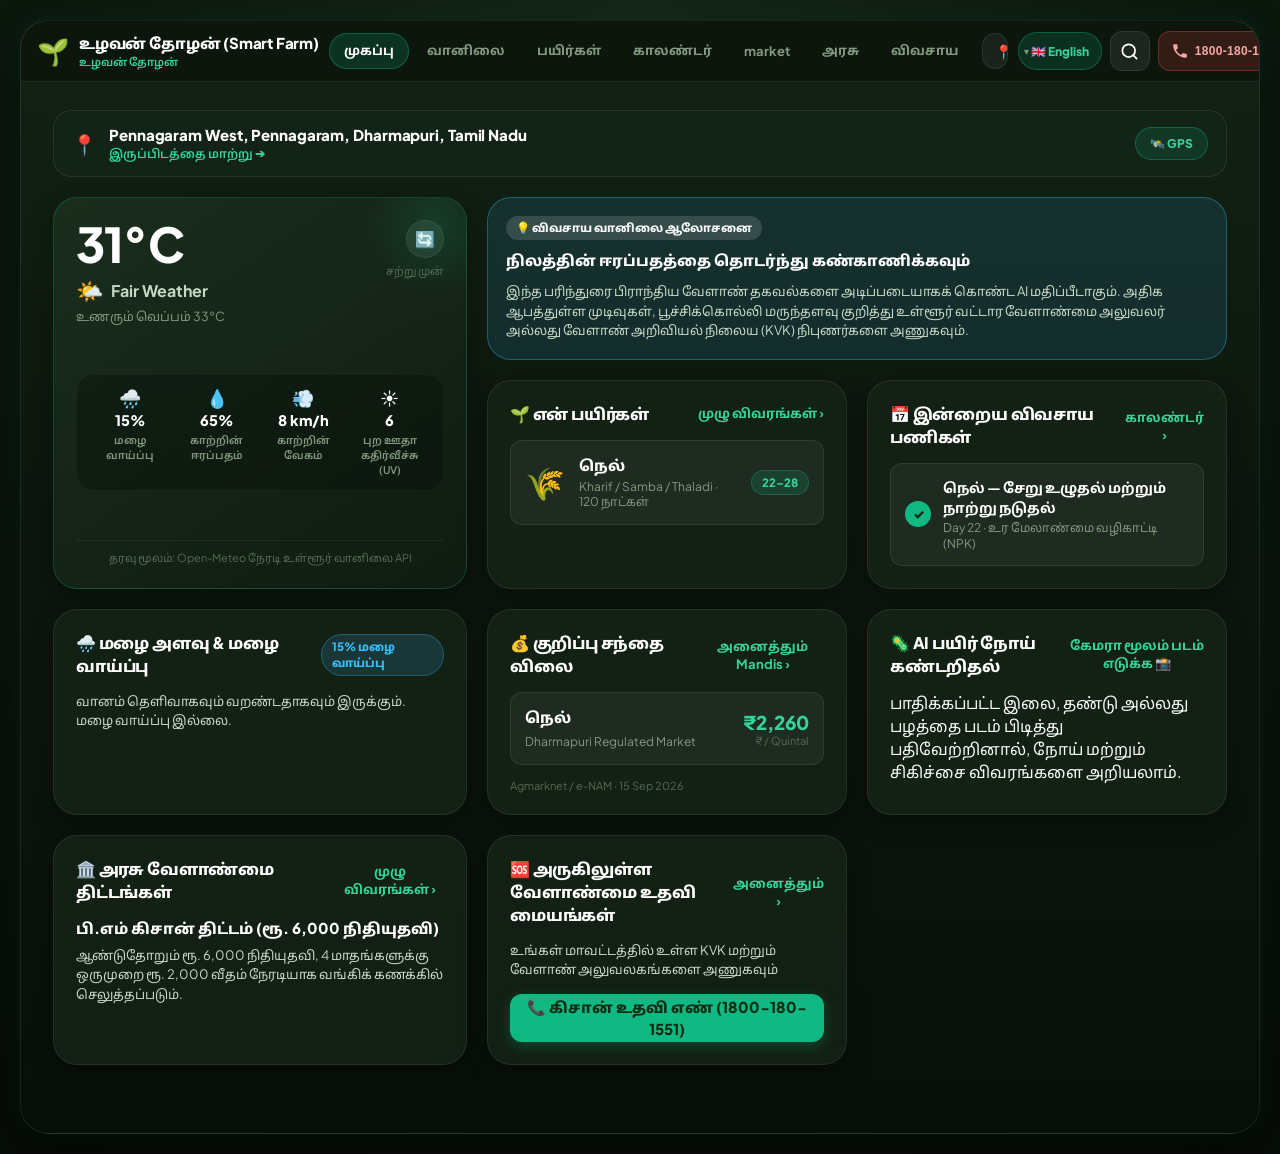
<file: index.html>
<!doctype html>
<html lang="en">
<head>
  <meta charset="UTF-8">
  <meta name="viewport" content="width=device-width, initial-scale=1, viewport-fit=cover">
  <meta name="theme-color" content="#070d07">
  <meta name="description" content="Smart Farm Assistant - Bilingual agriculture companion for Indian farmers with live weather, crop guidance, soil testing, market prices, and government schemes.">
  <meta name="mobile-web-app-capable" content="yes">
  <meta name="apple-mobile-web-app-status-bar-style" content="black-translucent">
  <link rel="manifest" href="manifest.json">
  <title>Smart Farm Assistant - Control Every Field with Ease</title>
  <link rel="preconnect" href="https://fonts.googleapis.com">
  <link rel="preconnect" href="https://fonts.gstatic.com" crossorigin>
  <link href="https://fonts.googleapis.com/css2?family=Plus+Jakarta+Sans:wght@400;500;600;700;800;900&family=Inter:wght@400;500;600;700;800&family=Noto+Sans+Tamil:wght@400;600;700;800;900&display=swap" rel="stylesheet">
  <link rel="stylesheet" href="css/style.css">
</head>
<body>
  <div id="root">
    <div style="padding:80px 20px;text-align:center;color:#829a80;font-family:'Plus Jakarta Sans',sans-serif">
      <div style="font-size:40px;margin-bottom:14px;">🌱</div>
      <h3 style="color:#ffffff;margin-bottom:8px;font-size:20px;font-weight:800;">Smart Farm Assistant</h3>
      <p style="color:#34d399;font-size:14px;font-weight:600;">உழவன் தோழன் ஏற்றப்படுகிறது...</p>
    </div>
  </div>

  <script>
    if ('serviceWorker' in navigator) {
      window.addEventListener('load', () => {
        navigator.serviceWorker.register('./sw.js').catch(err => {
          console.warn('SW registration skipped:', err);
        });
      });
    }
  </script>
  <script type="module" src="js/app.js"></script>
</body>
</html>
</file>
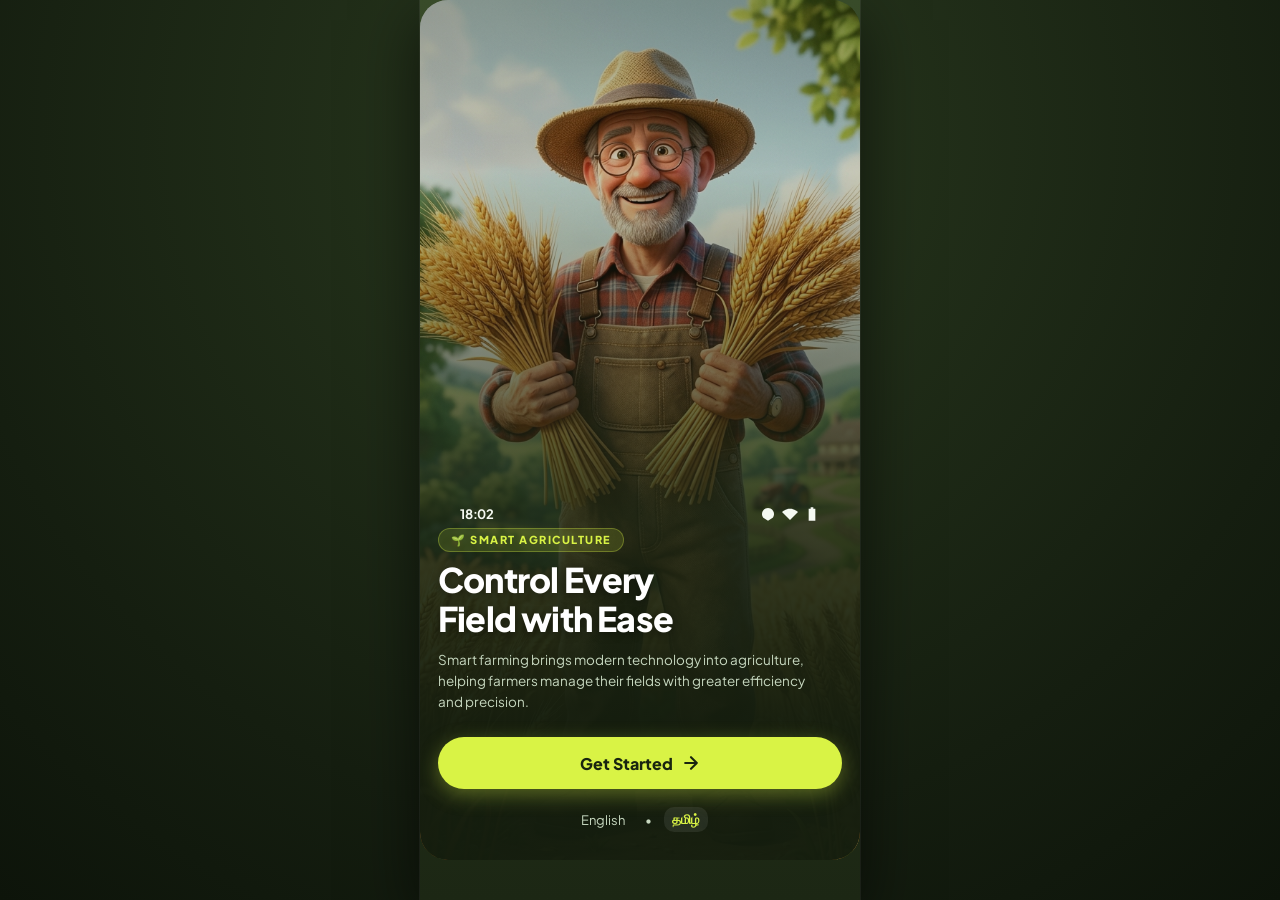
<file: Farming_repo-main/index.html>
<!doctype html><html lang="en"><head><meta charset="UTF-8"><meta name="viewport" content="width=device-width,initial-scale=1,viewport-fit=cover"><meta name="theme-color" content="#2b3a21"><meta name="description" content="Control Every Field with Ease - Modern Smart Farming & Agriculture Assistant"><meta name="mobile-web-app-capable" content="yes"><meta name="apple-mobile-web-app-status-bar-style" content="black-translucent"><link rel="manifest" href="manifest.json"><title>Smart Farming - Control Every Field with Ease</title><link rel="preconnect" href="https://fonts.googleapis.com"><link rel="preconnect" href="https://fonts.gstatic.com" crossorigin><link href="https://fonts.googleapis.com/css2?family=Plus+Jakarta+Sans:wght@400;500;600;700;800&family=Inter:wght@400;500;600;700;800&family=Noto+Sans+Tamil:wght@400;600;700;800&display=swap" rel="stylesheet"><link rel="stylesheet" href="css/style.css"></head><body><div id="root"><main style="padding:40px;text-align:center;color:#b8cbb0;font-family:'Plus Jakarta Sans',sans-serif">Loading Smart Farm…</main></div><script>if('serviceWorker'in navigator){navigator.serviceWorker.register('./sw.js').catch(()=>{});}</script><script type="module" src="js/app.js"></script></body></html>
</file>
<file: css/style.css>
/* ==========================================================================
   SMART FARMING - BOTANIC DESIGN SYSTEM & RESPONSIVE ARCHITECTURE
   Inspired by modern botanical UI: High contrast, organic depth, emerald accents,
   fluid desktop/tablet/mobile responsiveness, and refined touch ergonomics.
   ========================================================================== */

:root {
  /* Color Palette: Botanic Dark & Earth */
  --bg-canvas: #070d07;
  --bg-dark: #0d160e;
  --bg-surface: #121e13;
  --bg-surface-elevated: #1a2a1b;
  --bg-card: rgba(22, 36, 24, 0.78);
  --bg-card-hover: rgba(28, 46, 30, 0.92);

  /* Primary Botanic Accents */
  --primary: #10b981;
  --primary-hover: #059669;
  --primary-active: #047857;
  --primary-glow: rgba(16, 185, 129, 0.22);
  --primary-text: #052e16;

  /* Accent Highlights */
  --accent-mint: #34d399;
  --accent-lime: #10b981;
  --accent-lime-hover: #34d399;
  --accent-lime-text: #ffffff;
  --accent-gold: #f59e0b;
  --accent-cyan: #38bdf8;
  --accent-emerald: #10b981;

  /* Status & Semantic Colors */
  --status-danger: #ef4444;
  --status-warning: #f59e0b;
  --status-info: #38bdf8;
  --status-success: #10b981;

  /* Typography Colors */
  --text-white: #ffffff;
  --text-primary: #f8faf9;
  --text-sub: #c8d8c6;
  --text-muted: #829a80;
  --text-dim: #546b52;

  /* Borders & Shadows */
  --border-glass: rgba(255, 255, 255, 0.08);
  --border-glass-light: rgba(255, 255, 255, 0.16);
  --border-active: rgba(16, 185, 129, 0.4);
  --shadow-card: 0 8px 24px rgba(0, 0, 0, 0.32);
  --shadow-float: 0 16px 40px rgba(0, 0, 0, 0.48), 0 0 20px rgba(16, 185, 129, 0.1);
  --shadow-btn: 0 4px 14px rgba(16, 185, 129, 0.28);

  /* Spacing & Radii Constants */
  --radius-sm: 8px;
  --radius-md: 12px;
  --radius-lg: 18px;
  --radius-xl: 24px;
  --radius-pill: 9999px;

  /* Container Widths */
  --max-w-mobile: 480px;
  --max-w-tablet: 840px;
  --max-w-desktop: 1240px;
  --touch-target: 44px;
}

/* ==========================================================================
   RESET & BASE STYLES
   ========================================================================== */
*, *::before, *::after {
  box-sizing: border-box;
  margin: 0;
  padding: 0;
  -webkit-tap-highlight-color: transparent;
}

html {
  background-color: var(--bg-canvas);
  color-scheme: dark;
  scroll-behavior: smooth;
  font-size: 16px;
}

body {
  font-family: 'Plus Jakarta Sans', 'Inter', -apple-system, BlinkMacSystemFont, 'Noto Sans Tamil', sans-serif;
  background: radial-gradient(circle at 50% 0%, #152717 0%, #0c180e 45%, #060c07 100%);
  color: var(--text-primary);
  min-height: 100vh;
  margin: 0;
  display: flex;
  justify-content: center;
  align-items: flex-start;
  -webkit-font-smoothing: antialiased;
  -moz-osx-font-smoothing: grayscale;
  overflow-x: hidden;
}

body.modal-open {
  overflow: hidden;
}

/* Custom Clean Scrollbar */
::-webkit-scrollbar {
  width: 6px;
  height: 6px;
}
::-webkit-scrollbar-track {
  background: rgba(0, 0, 0, 0.2);
}
::-webkit-scrollbar-thumb {
  background: rgba(255, 255, 255, 0.15);
  border-radius: var(--radius-pill);
}
::-webkit-scrollbar-thumb:hover {
  background: var(--primary);
}

/* ==========================================================================
   RESPONSIVE SHELL & CONTAINER ARCHITECTURE
   ========================================================================== */
.app-shell {
  width: 100%;
  min-height: 100vh;
  background: linear-gradient(180deg, #132214 0%, #0d170e 40%, #080f09 100%);
  position: relative;
  overflow-x: hidden;
  display: flex;
  flex-direction: column;
  box-shadow: 0 20px 60px rgba(0, 0, 0, 0.7);
  transition: max-width 0.3s ease;
}

/* Tablet Layout (768px - 1023px) */
@media (min-width: 768px) and (max-width: 1023px) {
  .app-shell {
    max-width: var(--max-w-tablet);
    margin: 16px auto;
    border-radius: var(--radius-xl);
    border: 1px solid var(--border-glass);
    min-height: calc(100vh - 32px);
  }
}

/* Desktop / Laptop Layout (>= 1024px) */
@media (min-width: 1024px) {
  .app-shell {
    max-width: var(--max-w-desktop);
    margin: 20px auto;
    border-radius: 28px;
    border: 1px solid var(--border-glass);
    min-height: calc(100vh - 40px);
    box-shadow: var(--shadow-float);
  }
}

.app-main {
  flex: 1;
  padding-bottom: calc(84px + env(safe-area-inset-bottom, 0px));
  overflow-y: auto;
  overflow-x: hidden;
}

@media (min-width: 1024px) {
  .app-main {
    padding-bottom: 40px;
  }
}

/* Visibility Utilities */
.mobile-only {
  display: flex;
}
.desktop-only {
  display: none;
}

@media (min-width: 1024px) {
  .mobile-only {
    display: none !important;
  }
  .desktop-only {
    display: flex !important;
  }
}

/* ==========================================================================
   APP HEADER & NAVIGATION
   ========================================================================== */
.app-header {
  position: sticky;
  top: 0;
  z-index: 50;
  background: rgba(13, 22, 14, 0.92);
  backdrop-filter: blur(20px);
  -webkit-backdrop-filter: blur(20px);
  border-bottom: 1px solid var(--border-glass);
  padding: 10px 16px;
  width: 100%;
}

.header-inner,
.header-top-row {
  display: flex;
  align-items: center;
  justify-content: space-between;
  gap: 10px;
  width: 100%;
}

/* Desktop Brand */
.header-brand {
  display: none;
  align-items: center;
  gap: 10px;
  cursor: pointer;
  user-select: none;
  flex-shrink: 0;
}

@media (min-width: 1024px) {
  .header-brand {
    display: flex;
  }
}

.brand-icon {
  font-size: 26px;
  line-height: 1;
}

.brand-text {
  display: flex;
  flex-direction: column;
}

.brand-title {
  font-size: 15px;
  font-weight: 800;
  color: var(--text-white);
  letter-spacing: -0.2px;
}

.brand-sub {
  font-size: 11px;
  font-weight: 600;
  color: var(--accent-mint);
}

/* Desktop Navigation Menu */
.desktop-nav-menu {
  display: none;
  align-items: center;
  gap: 4px;
}

@media (min-width: 1024px) {
  .desktop-nav-menu {
    display: flex;
  }
}

.d-nav-link {
  background: transparent;
  border: none;
  color: var(--text-muted);
  padding: 8px 14px;
  border-radius: var(--radius-pill);
  font-size: 13px;
  font-weight: 700;
  cursor: pointer;
  transition: all 0.2s ease;
  font-family: inherit;
  white-space: nowrap;
}

.d-nav-link:hover {
  color: var(--text-white);
  background: rgba(255, 255, 255, 0.06);
}

.d-nav-link.active {
  color: var(--text-white);
  background: rgba(16, 185, 129, 0.18);
  border: 1px solid rgba(16, 185, 129, 0.35);
}

/* Location Pill */
.header-location-pill {
  flex: 1;
  min-width: 0;
  max-width: 260px;
  display: flex;
  align-items: center;
  gap: 6px;
  background: rgba(255, 255, 255, 0.06);
  border: 1px solid var(--border-glass);
  padding: 8px 12px;
  border-radius: var(--radius-pill);
  cursor: pointer;
  transition: background 0.15s ease, border-color 0.15s ease;
}

.header-location-pill:hover {
  background: rgba(255, 255, 255, 0.1);
  border-color: var(--border-glass-light);
}

.loc-pin-icon {
  font-size: 14px;
  flex-shrink: 0;
}

.loc-text-label {
  font-size: 12.5px;
  font-weight: 600;
  color: var(--text-white);
  overflow: hidden;
  text-overflow: ellipsis;
  white-space: nowrap;
  flex: 1;
}

.loc-chevron {
  font-size: 10px;
  color: var(--text-muted);
  flex-shrink: 0;
}

/* Header Actions */
.header-actions-group {
  display: flex;
  align-items: center;
  gap: 8px;
  flex-shrink: 0;
}

.header-icon-btn {
  width: 40px;
  height: 40px;
  border-radius: var(--radius-md);
  background: rgba(255, 255, 255, 0.07);
  border: 1px solid var(--border-glass);
  color: var(--text-white);
  display: flex;
  align-items: center;
  justify-content: center;
  cursor: pointer;
  transition: all 0.15s ease;
}

.header-icon-btn:hover {
  background: rgba(255, 255, 255, 0.12);
  border-color: var(--border-glass-light);
}

.header-icon-btn:active {
  transform: scale(0.95);
}

/* Language Pill Button */
.lang-pill-btn {
  height: 38px;
  padding: 0 12px;
  border-radius: var(--radius-pill);
  background: rgba(16, 185, 129, 0.16);
  color: var(--accent-mint);
  border: 1px solid rgba(16, 185, 129, 0.35);
  font-size: 12px;
  font-weight: 800;
  cursor: pointer;
  display: flex;
  align-items: center;
  gap: 6px;
  transition: all 0.15s ease;
  font-family: inherit;
  white-space: nowrap;
}

.lang-pill-btn:hover {
  background: var(--primary);
  color: var(--primary-text);
  box-shadow: 0 0 12px rgba(16, 185, 129, 0.3);
}

.lang-pill-btn:active {
  transform: scale(0.95);
}

/* Emergency Call Button */
.emergency-icon-btn {
  height: 40px;
  padding: 0 12px;
  border-radius: var(--radius-md);
  background: rgba(239, 68, 68, 0.16);
  border: 1px solid rgba(239, 68, 68, 0.35);
  color: #fca5a5;
  display: flex;
  align-items: center;
  justify-content: center;
  gap: 6px;
  cursor: pointer;
  transition: all 0.15s ease;
}

.emergency-icon-btn:hover {
  background: rgba(239, 68, 68, 0.28);
  border-color: rgba(239, 68, 68, 0.5);
  color: #ffffff;
}

.emergency-label-desktop {
  display: none;
  font-size: 12px;
  font-weight: 800;
  letter-spacing: 0.3px;
}

@media (min-width: 1024px) {
  .emergency-label-desktop {
    display: inline;
  }
}

/* ==========================================================================
   STICKY BOTTOM NAVIGATION (MOBILE / TABLET)
   ========================================================================== */
.bottom-nav-bar {
  position: fixed;
  bottom: 0;
  left: 0;
  right: 0;
  width: 100%;
  height: calc(64px + env(safe-area-inset-bottom, 0px));
  background: rgba(11, 20, 12, 0.95);
  backdrop-filter: blur(24px);
  -webkit-backdrop-filter: blur(24px);
  border-top: 1px solid var(--border-glass);
  display: flex;
  justify-content: space-around;
  align-items: flex-start;
  padding-top: 6px;
  padding-bottom: env(safe-area-inset-bottom, 0px);
  z-index: 50;
}

@media (min-width: 768px) and (max-width: 1023px) {
  .bottom-nav-bar {
    max-width: var(--max-w-tablet);
    left: 50%;
    transform: translateX(-50%);
    border-radius: 20px 20px 0 0;
    border-left: 1px solid var(--border-glass);
    border-right: 1px solid var(--border-glass);
  }
}

@media (min-width: 1024px) {
  .bottom-nav-bar {
    display: none !important;
  }
}

.nav-item-btn {
  flex: 1;
  height: 52px;
  background: transparent;
  border: none;
  display: flex;
  flex-direction: column;
  align-items: center;
  justify-content: center;
  gap: 3px;
  color: var(--text-muted);
  cursor: pointer;
  position: relative;
  transition: color 0.15s ease;
  font-family: inherit;
}

.nav-icon {
  font-size: 19px;
  line-height: 1;
}

.nav-label {
  font-size: 10.5px;
  font-weight: 700;
  letter-spacing: 0.1px;
}

.nav-item-btn:hover {
  color: var(--text-sub);
}

.nav-item-btn.active {
  color: var(--accent-mint);
}

.nav-indicator-dot {
  width: 5px;
  height: 5px;
  background: var(--primary);
  border-radius: 50%;
  position: absolute;
  bottom: 4px;
  box-shadow: 0 0 6px var(--primary);
}

/* ==========================================================================
   PAGE CONTAINERS & SECTION HEADERS
   ========================================================================== */
.page-container {
  padding: 16px;
  display: flex;
  flex-direction: column;
  gap: 18px;
  max-width: 100%;
}

@media (min-width: 768px) {
  .page-container {
    padding: 24px;
    gap: 22px;
  }
}

@media (min-width: 1024px) {
  .page-container {
    padding: 28px 32px;
    gap: 24px;
  }
}

.page-header-bar {
  display: flex;
  align-items: center;
  justify-content: space-between;
  gap: 12px;
  padding-bottom: 4px;
}

.page-header-bar h2 {
  font-size: 20px;
  font-weight: 800;
  color: var(--text-white);
  letter-spacing: -0.3px;
  flex: 1;
}

@media (min-width: 1024px) {
  .page-header-bar h2 {
    font-size: 24px;
  }
}

.btn-back {
  width: 40px;
  height: 40px;
  border-radius: var(--radius-md);
  background: rgba(255, 255, 255, 0.08);
  border: 1px solid var(--border-glass);
  color: var(--text-white);
  font-size: 18px;
  display: flex;
  align-items: center;
  justify-content: center;
  cursor: pointer;
  transition: all 0.15s ease;
}

.btn-back:hover {
  background: rgba(255, 255, 255, 0.15);
  border-color: var(--border-glass-light);
}

.btn-header-action {
  padding: 8px 16px;
  border-radius: var(--radius-pill);
  background: rgba(255, 255, 255, 0.08);
  border: 1px solid var(--border-glass);
  color: var(--text-white);
  font-size: 13px;
  font-weight: 700;
  cursor: pointer;
  display: flex;
  align-items: center;
  gap: 6px;
  transition: all 0.15s ease;
}

.btn-header-action:hover {
  background: rgba(16, 185, 129, 0.2);
  border-color: rgba(16, 185, 129, 0.4);
  color: var(--accent-mint);
}

/* ==========================================================================
   CARDS & PANELS (BOTANIC ELEVATION)
   ========================================================================== */
.card-box,
.dash-section-card {
  background: var(--bg-card);
  backdrop-filter: blur(16px);
  -webkit-backdrop-filter: blur(16px);
  border: 1px solid var(--border-glass);
  border-radius: var(--radius-lg);
  padding: 18px;
  display: flex;
  flex-direction: column;
  gap: 14px;
  box-shadow: var(--shadow-card);
  transition: transform 0.2s ease, box-shadow 0.2s ease, border-color 0.2s ease;
}

@media (min-width: 1024px) {
  .card-box,
  .dash-section-card {
    padding: 22px;
    border-radius: var(--radius-xl);
  }
}

.card-box:hover,
.dash-section-card:hover {
  border-color: rgba(255, 255, 255, 0.14);
}

.card-box h3,
.dsc-header h3 {
  font-size: 16px;
  font-weight: 800;
  color: var(--text-white);
  display: flex;
  align-items: center;
  gap: 8px;
  letter-spacing: -0.2px;
}

.card-box-header,
.dsc-header {
  display: flex;
  justify-content: space-between;
  align-items: center;
  gap: 8px;
}

.dsc-link-btn {
  background: transparent;
  border: none;
  color: var(--accent-mint);
  font-size: 13px;
  font-weight: 700;
  cursor: pointer;
  transition: color 0.15s ease;
  font-family: inherit;
}

.dsc-link-btn:hover {
  color: var(--text-white);
}

.helper-note {
  font-size: 13px;
  color: var(--text-muted);
  line-height: 1.55;
}

/* ==========================================================================
   SCREEN 1: WELCOME & INITIAL LANGUAGE SELECTION
   ========================================================================== */
.screen-welcome {
  min-height: 100vh;
  display: flex;
  flex-direction: column;
  justify-content: center;
  align-items: center;
  padding: 24px 16px;
  position: relative;
}

.welcome-container {
  width: 100%;
  max-width: 520px;
  display: flex;
  flex-direction: column;
  gap: 20px;
  margin: auto;
}

.welcome-hero-banner {
  text-align: center;
  display: flex;
  flex-direction: column;
  align-items: center;
  gap: 12px;
  padding: 24px 12px 12px;
}

.welcome-badge {
  display: inline-flex;
  align-items: center;
  gap: 6px;
  background: rgba(16, 185, 129, 0.15);
  border: 1px solid rgba(16, 185, 129, 0.35);
  color: var(--accent-mint);
  padding: 6px 14px;
  border-radius: var(--radius-pill);
  font-size: 12.5px;
  font-weight: 800;
  letter-spacing: 0.2px;
}

.welcome-heading {
  font-size: 26px;
  font-weight: 900;
  color: var(--text-white);
  line-height: 1.25;
  letter-spacing: -0.5px;
}

@media (min-width: 768px) {
  .welcome-heading {
    font-size: 32px;
  }
}

.welcome-desc {
  font-size: 14px;
  color: var(--text-sub);
  line-height: 1.6;
  max-width: 440px;
}

.welcome-card-box {
  background: var(--bg-card);
  backdrop-filter: blur(20px);
  -webkit-backdrop-filter: blur(20px);
  border: 1px solid var(--border-glass-light);
  border-radius: var(--radius-xl);
  padding: 24px;
  display: flex;
  flex-direction: column;
  gap: 20px;
  box-shadow: var(--shadow-float);
}

/* Prominent Language Selector */
.lang-selector-section {
  display: flex;
  flex-direction: column;
  gap: 12px;
}

.lang-section-header {
  display: flex;
  align-items: center;
  gap: 10px;
}

.lang-header-icon {
  font-size: 22px;
}

.lang-section-sub {
  font-size: 12px;
  color: var(--text-muted);
}

.lang-choice-cards {
  display: grid;
  grid-template-columns: 1fr 1fr;
  gap: 12px;
}

.lang-choice-card {
  background: rgba(0, 0, 0, 0.3);
  border: 1.5px solid var(--border-glass);
  border-radius: var(--radius-lg);
  padding: 16px 14px;
  display: flex;
  flex-direction: column;
  align-items: flex-start;
  gap: 8px;
  cursor: pointer;
  text-align: left;
  transition: all 0.2s ease;
  font-family: inherit;
  color: var(--text-white);
  position: relative;
}

.lang-choice-card:hover {
  background: rgba(255, 255, 255, 0.05);
  border-color: rgba(255, 255, 255, 0.2);
}

.lang-choice-card.active {
  background: rgba(16, 185, 129, 0.12);
  border-color: var(--primary);
  box-shadow: 0 0 16px rgba(16, 185, 129, 0.2);
}

.lcc-header {
  display: flex;
  justify-content: space-between;
  align-items: center;
  width: 100%;
}

.flag-icon,
.lang-choice-card .flag {
  font-size: 24px;
  line-height: 1;
}

.lcc-radio-dot {
  width: 16px;
  height: 16px;
  border-radius: 50%;
  border: 1.5px solid var(--text-dim);
  transition: all 0.2s ease;
}

.lang-choice-card.active .lcc-radio-dot {
  border-color: var(--primary);
  background: var(--primary);
  box-shadow: inset 0 0 0 3px #0e1c10;
}

.lang-choice-card strong {
  font-size: 16px;
  font-weight: 800;
  color: var(--text-white);
}

.lang-choice-card span {
  font-size: 11px;
  color: var(--text-muted);
  line-height: 1.35;
}

.welcome-actions-group {
  display: flex;
  flex-direction: column;
  gap: 10px;
}

/* ==========================================================================
   SCREEN 5: DASHBOARD RESPONSIVE LAYOUT
   ========================================================================== */
.dashboard-page {
  padding: 16px;
  display: flex;
  flex-direction: column;
  gap: 16px;
}

@media (min-width: 768px) and (max-width: 1023px) {
  .dashboard-page {
    padding: 24px;
    display: grid;
    grid-template-columns: repeat(2, 1fr);
    gap: 18px;
    align-items: stretch;
  }
  .dash-location-strip,
  .weather-hero-card,
  .weather-alert-card {
    grid-column: 1 / -1;
  }
}

@media (min-width: 1024px) {
  .dashboard-page {
    padding: 28px 32px;
    display: grid;
    grid-template-columns: 1.15fr 1fr 1fr;
    gap: 20px;
    align-items: stretch;
  }
  .dash-location-strip {
    grid-column: 1 / -1;
  }
  .weather-hero-card {
    grid-column: 1 / 2;
    grid-row: span 2;
  }
  .weather-alert-card {
    grid-column: 2 / -1;
  }
}

/* Location Strip */
.dash-location-strip {
  display: flex;
  justify-content: space-between;
  align-items: center;
  background: rgba(22, 38, 25, 0.72);
  backdrop-filter: blur(12px);
  border: 1px solid var(--border-glass);
  border-radius: var(--radius-lg);
  padding: 14px 18px;
  cursor: pointer;
  transition: all 0.2s ease;
}

.dash-location-strip:hover {
  background: rgba(26, 46, 30, 0.88);
  border-color: rgba(255, 255, 255, 0.15);
}

.dls-left {
  display: flex;
  align-items: center;
  gap: 12px;
}

.dls-pin {
  font-size: 20px;
}

.dls-main-title {
  font-size: 15px;
  font-weight: 800;
  color: var(--text-white);
  letter-spacing: -0.1px;
}

.dls-sub {
  font-size: 12px;
  color: var(--accent-mint);
  font-weight: 600;
  margin-top: 2px;
}

.btn-gps-mini {
  padding: 8px 14px;
  background: rgba(16, 185, 129, 0.14);
  border: 1px solid rgba(16, 185, 129, 0.35);
  color: var(--accent-mint);
  border-radius: var(--radius-pill);
  font-size: 12px;
  font-weight: 800;
  cursor: pointer;
  transition: all 0.15s ease;
  font-family: inherit;
  white-space: nowrap;
}

.btn-gps-mini:hover {
  background: var(--primary);
  color: var(--primary-text);
}

/* Weather Hero Card (Botanic Elevation) */
.weather-hero-card {
  background: linear-gradient(145deg, rgba(28, 48, 31, 0.9) 0%, rgba(16, 28, 18, 0.95) 100%);
  border: 1px solid rgba(16, 185, 129, 0.25);
  border-radius: var(--radius-xl);
  padding: 22px;
  display: flex;
  flex-direction: column;
  justify-content: space-between;
  gap: 18px;
  box-shadow: var(--shadow-card);
  cursor: pointer;
  transition: all 0.2s ease;
  position: relative;
  overflow: hidden;
}

.weather-hero-card::before {
  content: '';
  position: absolute;
  top: -40px;
  right: -40px;
  width: 140px;
  height: 140px;
  background: radial-gradient(circle, rgba(16, 185, 129, 0.15) 0%, transparent 70%);
  pointer-events: none;
}

.weather-hero-card:hover {
  border-color: rgba(16, 185, 129, 0.45);
  box-shadow: 0 12px 36px rgba(0, 0, 0, 0.4), 0 0 20px rgba(16, 185, 129, 0.12);
}

.wh-top-row {
  display: flex;
  justify-content: space-between;
  align-items: flex-start;
  gap: 12px;
}

.wh-temp-big {
  font-size: 48px;
  font-weight: 900;
  line-height: 1;
  color: var(--text-white);
  letter-spacing: -1.5px;
}

.wh-condition-line {
  display: flex;
  align-items: center;
  gap: 8px;
  margin-top: 8px;
}

.wh-cond-icon {
  font-size: 22px;
}

.wh-cond-text {
  font-size: 16px;
  font-weight: 700;
  color: var(--text-sub);
}

.wh-feels-like {
  font-size: 12.5px;
  color: var(--text-muted);
  margin-top: 4px;
}

.wh-location-badge {
  font-size: 12px;
  font-weight: 700;
  color: var(--accent-mint);
  background: rgba(16, 185, 129, 0.12);
  border: 1px solid rgba(16, 185, 129, 0.25);
  padding: 4px 10px;
  border-radius: var(--radius-pill);
}

.wh-refresh-box {
  display: flex;
  flex-direction: column;
  align-items: flex-end;
  gap: 6px;
}

.btn-weather-refresh {
  width: 38px;
  height: 38px;
  border-radius: 50%;
  background: rgba(255, 255, 255, 0.08);
  border: 1px solid var(--border-glass);
  color: var(--text-white);
  font-size: 16px;
  display: flex;
  align-items: center;
  justify-content: center;
  cursor: pointer;
  transition: transform 0.2s ease, background 0.2s ease;
}

.btn-weather-refresh:hover {
  background: rgba(255, 255, 255, 0.15);
}

.btn-weather-refresh.spinning {
  animation: spin 1s linear infinite;
}

@keyframes spin {
  100% { transform: rotate(360deg); }
}

.wh-time-ago {
  font-size: 11px;
  color: var(--text-dim);
}

/* Metrics Grid: 2x2 on narrow mobile, 4 columns on >= 420px */
.wh-metrics-grid {
  display: grid;
  grid-template-columns: repeat(2, 1fr);
  gap: 8px;
  background: rgba(0, 0, 0, 0.25);
  padding: 14px;
  border-radius: var(--radius-lg);
  border: 1px solid rgba(255, 255, 255, 0.04);
}

@media (min-width: 420px) {
  .wh-metrics-grid {
    grid-template-columns: repeat(4, 1fr);
  }
}

.wh-metric {
  display: flex;
  flex-direction: column;
  align-items: center;
  text-align: center;
  gap: 4px;
}

.m-icon {
  font-size: 18px;
  line-height: 1;
}

.m-val {
  font-size: 14.5px;
  font-weight: 800;
  color: var(--text-white);
}

.m-lbl {
  font-size: 10.5px;
  color: var(--text-muted);
  font-weight: 600;
}

.wh-source-tag {
  font-size: 11px;
  color: var(--text-dim);
  text-align: center;
  border-top: 1px solid rgba(255, 255, 255, 0.06);
  padding-top: 10px;
}

/* Weather Alert Card */
.weather-alert-card {
  border-radius: var(--radius-xl);
  padding: 18px;
  display: flex;
  flex-direction: column;
  gap: 10px;
  cursor: pointer;
  transition: all 0.2s ease;
}

.weather-alert-card.severity-high {
  background: rgba(239, 68, 68, 0.16);
  border: 1px solid rgba(239, 68, 68, 0.4);
}

.weather-alert-card.severity-moderate {
  background: rgba(245, 158, 11, 0.16);
  border: 1px solid rgba(245, 158, 11, 0.4);
}

.weather-alert-card.severity-info {
  background: rgba(56, 189, 248, 0.12);
  border: 1px solid rgba(56, 189, 248, 0.35);
}

.wac-header {
  display: flex;
  justify-content: space-between;
  align-items: center;
}

.wac-badge {
  font-size: 11.5px;
  font-weight: 800;
  padding: 4px 10px;
  border-radius: var(--radius-pill);
  background: rgba(255, 255, 255, 0.14);
}

.wac-title {
  font-size: 15px;
  font-weight: 800;
  color: var(--text-white);
}

.wac-msg {
  font-size: 13px;
  color: var(--text-sub);
  line-height: 1.5;
}

/* Active Crop Box */
.my-crop-active-box {
  display: flex;
  align-items: center;
  gap: 14px;
  background: rgba(255, 255, 255, 0.05);
  padding: 14px;
  border-radius: var(--radius-md);
  border: 1px solid var(--border-glass);
  cursor: pointer;
  transition: all 0.15s ease;
}

.my-crop-active-box:hover {
  background: rgba(255, 255, 255, 0.08);
  border-color: var(--border-glass-light);
}

.mc-avatar {
  font-size: 32px;
  line-height: 1;
}

.mc-info {
  flex: 1;
}

.mc-info h4 {
  font-size: 15px;
  font-weight: 800;
  color: var(--text-white);
}

.mc-info p {
  font-size: 12px;
  color: var(--text-muted);
  margin-top: 2px;
}

.mc-badge {
  font-size: 11.5px;
  font-weight: 800;
  color: var(--accent-mint);
  background: rgba(16, 185, 129, 0.15);
  border: 1px solid rgba(16, 185, 129, 0.3);
  padding: 4px 10px;
  border-radius: var(--radius-pill);
}

/* Task Preview Box */
.task-preview-box {
  display: flex;
  align-items: center;
  gap: 12px;
  background: rgba(255, 255, 255, 0.05);
  padding: 14px;
  border-radius: var(--radius-md);
  border: 1px solid var(--border-glass);
}

.tpb-checkbox {
  width: 26px;
  height: 26px;
  border-radius: 50%;
  background: var(--primary);
  color: var(--primary-text);
  display: flex;
  align-items: center;
  justify-content: center;
  font-size: 13px;
  font-weight: 900;
  flex-shrink: 0;
}

.tpb-content h4 {
  font-size: 14px;
  font-weight: 700;
  color: var(--text-white);
}

.tpb-content p {
  font-size: 12px;
  color: var(--text-muted);
  margin-top: 2px;
}

/* Rain Badge & Mandi Ticker */
.rain-chance-badge {
  font-size: 11.5px;
  font-weight: 800;
  color: #38bdf8;
  background: rgba(56, 189, 248, 0.15);
  border: 1px solid rgba(56, 189, 248, 0.3);
  padding: 4px 10px;
  border-radius: var(--radius-pill);
}

.rain-desc-text {
  font-size: 13px;
  color: var(--text-sub);
  line-height: 1.5;
}

.mandi-ticker-box {
  display: flex;
  justify-content: space-between;
  align-items: center;
  background: rgba(255, 255, 255, 0.05);
  padding: 14px;
  border-radius: var(--radius-md);
  border: 1px solid var(--border-glass);
}

.mtb-crop {
  display: block;
  font-size: 15px;
  font-weight: 800;
  color: var(--text-white);
}

.mtb-mandi {
  font-size: 12px;
  color: var(--text-muted);
  margin-top: 2px;
}

.mtb-price {
  font-size: 19px;
  font-weight: 900;
  color: var(--accent-mint);
}

.mtb-unit {
  font-size: 11px;
  color: var(--text-dim);
  display: block;
  text-align: right;
}

.mandi-source-sub {
  font-size: 11px;
  color: var(--text-dim);
}

.scheme-spotlight-box h4 {
  font-size: 15px;
  font-weight: 800;
  color: var(--text-white);
  margin-bottom: 6px;
}

.scheme-spotlight-box p {
  font-size: 13px;
  color: var(--text-sub);
  line-height: 1.5;
}

.help-preview-sub {
  font-size: 13px;
  color: var(--text-sub);
  line-height: 1.5;
}

/* ==========================================================================
   FORMS & INPUTS (STANDARDIZED & RESPONSIVE)
   ========================================================================== */
.form-group {
  display: flex;
  flex-direction: column;
  gap: 6px;
}

.form-label {
  font-size: 13px;
  font-weight: 700;
  color: var(--text-sub);
}

input[type="text"],
input[type="tel"],
input[type="number"],
input[type="date"],
select,
textarea {
  width: 100%;
  height: 46px;
  background: rgba(0, 0, 0, 0.35);
  border: 1px solid var(--border-glass);
  border-radius: var(--radius-md);
  padding: 0 14px;
  font-size: 14.5px;
  color: var(--text-white);
  font-family: inherit;
  outline: none;
  transition: border-color 0.2s ease, box-shadow 0.2s ease;
}

textarea {
  height: auto;
  min-height: 88px;
  padding: 12px 14px;
}

input:focus,
select:focus,
textarea:focus {
  border-color: var(--primary);
  box-shadow: 0 0 0 3px var(--primary-glow);
}

/* Responsive Form Rows */
.form-row-2 {
  display: grid;
  grid-template-columns: 1fr;
  gap: 12px;
}

@media (min-width: 540px) {
  .form-row-2 {
    grid-template-columns: 1fr 1fr;
  }
}

.form-row-3 {
  display: grid;
  grid-template-columns: 1fr;
  gap: 10px;
}

@media (min-width: 540px) {
  .form-row-3 {
    grid-template-columns: repeat(3, 1fr);
  }
}

.input-with-prefix {
  display: flex;
  align-items: center;
  background: rgba(0, 0, 0, 0.35);
  border: 1px solid var(--border-glass);
  border-radius: var(--radius-md);
  overflow: hidden;
  transition: border-color 0.2s ease;
}

.input-with-prefix:focus-within {
  border-color: var(--primary);
  box-shadow: 0 0 0 3px var(--primary-glow);
}

.input-with-prefix .prefix {
  padding: 0 14px;
  font-size: 14.5px;
  font-weight: 700;
  color: var(--text-muted);
  border-right: 1px solid var(--border-glass);
}

.input-with-prefix input {
  border: none !important;
  background: transparent !important;
  box-shadow: none !important;
}

/* ==========================================================================
   BUTTON SYSTEM (UNIFORM HEIGHTS & CONTRAST)
   ========================================================================== */
.btn-primary-large {
  width: 100%;
  min-height: 48px;
  background: var(--primary);
  color: var(--primary-text);
  border: none;
  border-radius: var(--radius-md);
  font-size: 15px;
  font-weight: 800;
  display: flex;
  align-items: center;
  justify-content: center;
  gap: 8px;
  cursor: pointer;
  box-shadow: var(--shadow-btn);
  transition: transform 0.15s ease, background 0.15s ease;
  font-family: inherit;
}

.btn-primary-large:hover {
  background: var(--primary-hover);
}

.btn-primary-large:active {
  transform: scale(0.98);
}

.btn-secondary-large {
  width: 100%;
  min-height: 48px;
  background: rgba(255, 255, 255, 0.08);
  border: 1px solid var(--border-glass);
  color: var(--text-white);
  border-radius: var(--radius-md);
  font-size: 14.5px;
  font-weight: 700;
  display: flex;
  align-items: center;
  justify-content: center;
  cursor: pointer;
  transition: all 0.15s ease;
  font-family: inherit;
}

.btn-secondary-large:hover {
  background: rgba(255, 255, 255, 0.14);
  border-color: var(--border-glass-light);
}

.btn-secondary-large:active {
  transform: scale(0.98);
}

.btn-danger-large {
  width: 100%;
  min-height: 48px;
  background: rgba(239, 68, 68, 0.18);
  border: 1px solid rgba(239, 68, 68, 0.4);
  color: #fca5a5;
  border-radius: var(--radius-md);
  font-size: 14.5px;
  font-weight: 800;
  cursor: pointer;
  transition: all 0.15s ease;
  font-family: inherit;
}

.btn-danger-large:hover {
  background: rgba(239, 68, 68, 0.3);
  color: #ffffff;
}

/* Category Filter Bar */
.category-scroll-bar {
  display: flex;
  gap: 8px;
  overflow-x: auto;
  padding-bottom: 4px;
  scrollbar-width: none;
}

.category-scroll-bar::-webkit-scrollbar {
  display: none;
}

.cat-pill-btn {
  padding: 8px 16px;
  border-radius: var(--radius-pill);
  background: rgba(255, 255, 255, 0.07);
  border: 1px solid var(--border-glass);
  color: var(--text-sub);
  font-size: 13px;
  font-weight: 700;
  white-space: nowrap;
  cursor: pointer;
  transition: all 0.15s ease;
  font-family: inherit;
}

.cat-pill-btn:hover {
  background: rgba(255, 255, 255, 0.12);
  color: var(--text-white);
}

.cat-pill-btn.active {
  background: var(--primary);
  color: var(--primary-text);
  border-color: var(--primary);
  box-shadow: 0 0 12px var(--primary-glow);
}

/* ==========================================================================
   CROP LIBRARY & CARD GRIDS
   ========================================================================== */
.crop-cards-grid {
  display: grid;
  grid-template-columns: repeat(2, 1fr);
  gap: 12px;
}

@media (min-width: 768px) and (max-width: 1023px) {
  .crop-cards-grid {
    grid-template-columns: repeat(3, 1fr);
    gap: 16px;
  }
}

@media (min-width: 1024px) {
  .crop-cards-grid {
    grid-template-columns: repeat(4, 1fr);
    gap: 20px;
  }
}

.crop-grid-card {
  background: var(--bg-card);
  border: 1px solid var(--border-glass);
  border-radius: var(--radius-lg);
  padding: 16px;
  display: flex;
  flex-direction: column;
  justify-content: space-between;
  gap: 10px;
  cursor: pointer;
  transition: all 0.2s ease;
  min-height: 150px;
}

.crop-grid-card:hover {
  background: var(--bg-card-hover);
  border-color: var(--border-active);
  transform: translateY(-2px);
  box-shadow: var(--shadow-card);
}

.cgc-top {
  display: flex;
  justify-content: space-between;
  align-items: center;
}

.cgc-icon {
  font-size: 26px;
  line-height: 1;
}

.cgc-duration {
  font-size: 11px;
  font-weight: 700;
  background: rgba(255, 255, 255, 0.1);
  color: var(--text-sub);
  padding: 3px 8px;
  border-radius: var(--radius-pill);
}

.cgc-title {
  font-size: 15px;
  font-weight: 800;
  color: var(--text-white);
  letter-spacing: -0.1px;
}

.cgc-season {
  font-size: 12px;
  color: var(--text-muted);
}

.cgc-yield {
  font-size: 12px;
  font-weight: 700;
  color: var(--accent-mint);
}

/* ==========================================================================
   MANDI PRICES, SCHEMES, HELP & CONTACT CARDS (RESPONSIVE GRIDS)
   ========================================================================== */
.mandi-cards-list,
.schemes-list,
.help-centers-list,
.contacts-list,
.selection-card-list {
  display: grid;
  grid-template-columns: 1fr;
  gap: 14px;
}

@media (min-width: 768px) and (max-width: 1023px) {
  .mandi-cards-list,
  .schemes-list,
  .help-centers-list,
  .contacts-list,
  .selection-card-list {
    grid-template-columns: repeat(2, 1fr);
    gap: 16px;
  }
}

@media (min-width: 1024px) {
  .mandi-cards-list,
  .schemes-list,
  .help-centers-list,
  .contacts-list,
  .selection-card-list {
    grid-template-columns: repeat(3, 1fr);
    gap: 20px;
  }
}

.mandi-price-card,
.scheme-card,
.help-center-card,
.contact-card,
.option-card {
  background: var(--bg-card);
  border: 1px solid var(--border-glass);
  border-radius: var(--radius-lg);
  padding: 18px;
  display: flex;
  flex-direction: column;
  justify-content: space-between;
  gap: 12px;
  box-shadow: var(--shadow-card);
  transition: all 0.2s ease;
}

.mandi-price-card:hover,
.scheme-card:hover,
.help-center-card:hover,
.contact-card:hover,
.option-card:hover {
  background: var(--bg-card-hover);
  border-color: rgba(255, 255, 255, 0.16);
  transform: translateY(-2px);
}

.mpc-top {
  display: flex;
  justify-content: space-between;
  align-items: flex-start;
  gap: 8px;
}

.mpc-top h3 {
  font-size: 16px;
  font-weight: 800;
  color: var(--text-white);
}

.mpc-mandi-name {
  font-size: 12.5px;
  color: var(--text-muted);
  margin-top: 3px;
}

.mpc-unit-badge {
  font-size: 11px;
  font-weight: 700;
  background: rgba(255, 255, 255, 0.1);
  color: var(--text-sub);
  padding: 3px 8px;
  border-radius: var(--radius-pill);
  white-space: nowrap;
}

.mpc-prices-grid {
  display: grid;
  grid-template-columns: 1fr 1.2fr 1fr;
  gap: 8px;
  background: rgba(0, 0, 0, 0.28);
  padding: 12px;
  border-radius: var(--radius-md);
  text-align: center;
}

.mpc-col {
  display: flex;
  flex-direction: column;
  gap: 3px;
}

.mpc-col span {
  font-size: 11px;
  color: var(--text-muted);
}

.mpc-col strong {
  font-size: 14.5px;
  font-weight: 800;
  color: var(--text-white);
}

.modal-col strong {
  color: var(--accent-mint);
  font-size: 16px;
}

.mpc-footer,
.sc-footer {
  display: flex;
  justify-content: space-between;
  align-items: center;
  font-size: 11.5px;
  color: var(--text-dim);
  border-top: 1px solid rgba(255, 255, 255, 0.05);
  padding-top: 8px;
}

.scheme-type-tag,
.hcc-category {
  display: inline-block;
  align-self: flex-start;
  font-size: 11px;
  font-weight: 800;
  padding: 3px 10px;
  border-radius: var(--radius-pill);
  background: rgba(16, 185, 129, 0.14);
  color: var(--accent-mint);
  border: 1px solid rgba(16, 185, 129, 0.3);
}

.scheme-card h3,
.help-center-card h3,
.contact-card h3 {
  font-size: 16px;
  font-weight: 800;
  color: var(--text-white);
}

.sc-block {
  display: flex;
  flex-direction: column;
  gap: 3px;
  font-size: 13px;
}

.sc-block strong {
  color: var(--text-sub);
  font-size: 12px;
}

.sc-block p {
  color: var(--text-muted);
  line-height: 1.45;
}

.btn-official-link {
  display: inline-flex;
  align-items: center;
  gap: 6px;
  color: var(--accent-mint);
  font-size: 12.5px;
  font-weight: 700;
  text-decoration: none;
}

.btn-official-link:hover {
  text-decoration: underline;
}

.hcc-address {
  font-size: 13px;
  color: var(--text-muted);
  line-height: 1.45;
}

.hcc-actions {
  display: grid;
  grid-template-columns: 1fr 1fr;
  gap: 8px;
  margin-top: 4px;
}

.btn-call-action {
  height: 42px;
  background: var(--primary);
  color: var(--primary-text);
  border: none;
  border-radius: var(--radius-md);
  font-size: 13px;
  font-weight: 800;
  cursor: pointer;
  display: flex;
  align-items: center;
  justify-content: center;
  gap: 6px;
  transition: background 0.15s ease;
  font-family: inherit;
}

.btn-call-action:hover {
  background: var(--primary-hover);
}

.btn-dir-action {
  height: 42px;
  background: rgba(56, 189, 248, 0.15);
  border: 1px solid rgba(56, 189, 248, 0.35);
  color: #38bdf8;
  border-radius: var(--radius-md);
  font-size: 13px;
  font-weight: 800;
  cursor: pointer;
  display: flex;
  align-items: center;
  justify-content: center;
  gap: 6px;
  transition: all 0.15s ease;
  font-family: inherit;
}

.btn-dir-action:hover {
  background: rgba(56, 189, 248, 0.25);
}

/* ==========================================================================
   CROP COMPARISON & TABLES
   ========================================================================== */
.compare-selector-row {
  display: flex;
  align-items: center;
  gap: 10px;
}

.compare-selector-row select {
  flex: 1;
}

.compare-selector-row span {
  font-size: 14px;
  font-weight: 900;
  color: var(--accent-mint);
}

.compare-table-card {
  background: var(--bg-card);
  border: 1px solid var(--border-glass);
  border-radius: var(--radius-lg);
  padding: 12px;
  overflow-x: auto;
  -webkit-overflow-scrolling: touch;
}

.comparison-table {
  width: 100%;
  border-collapse: collapse;
  font-size: 13px;
  min-width: 320px;
}

.comparison-table th,
.comparison-table td {
  padding: 12px 10px;
  border-bottom: 1px solid rgba(255, 255, 255, 0.06);
  text-align: left;
}

.comparison-table th {
  color: var(--text-muted);
  font-weight: 800;
  font-size: 12px;
  text-transform: uppercase;
  letter-spacing: 0.5px;
}

.comparison-table td:nth-child(2),
.comparison-table td:nth-child(3) {
  text-align: center;
}

.comparison-table tr:hover td {
  background: rgba(255, 255, 255, 0.03);
}

/* ==========================================================================
   WEATHER SCREEN & FORECAST STRIP
   ========================================================================== */
.weather-details-table {
  display: grid;
  grid-template-columns: 1fr;
  gap: 8px;
}

@media (min-width: 600px) {
  .weather-details-table {
    grid-template-columns: 1fr 1fr;
  }
}

.wdt-row {
  display: flex;
  justify-content: space-between;
  align-items: center;
  padding: 8px 12px;
  background: rgba(0, 0, 0, 0.2);
  border-radius: var(--radius-md);
  font-size: 13px;
}

.wdt-row span {
  color: var(--text-muted);
}

.wdt-row strong {
  color: var(--text-white);
  font-weight: 700;
}

.hourly-scroll-strip {
  display: flex;
  gap: 10px;
  overflow-x: auto;
  padding: 6px 0;
}

.hourly-slot-card {
  min-width: 68px;
  padding: 10px 8px;
  background: rgba(0, 0, 0, 0.25);
  border-radius: var(--radius-md);
  display: flex;
  flex-direction: column;
  align-items: center;
  gap: 6px;
  text-align: center;
}

.advisory-item-card {
  display: flex;
  gap: 12px;
  padding: 12px;
  border-radius: var(--radius-md);
  background: rgba(255, 255, 255, 0.04);
  border-left: 3px solid var(--primary);
}

.btn-voice-listen {
  padding: 6px 12px;
  border-radius: var(--radius-pill);
  background: rgba(16, 185, 129, 0.15);
  border: 1px solid rgba(16, 185, 129, 0.35);
  color: var(--accent-mint);
  font-size: 12px;
  font-weight: 700;
  cursor: pointer;
  font-family: inherit;
}

/* ==========================================================================
   AI ASSISTANT CHAT
   ========================================================================== */
.ai-chat-container {
  display: flex;
  flex-direction: column;
  height: calc(100vh - 160px);
  min-height: 480px;
}

.ai-chat-messages {
  flex: 1;
  overflow-y: auto;
  display: flex;
  flex-direction: column;
  gap: 12px;
  padding: 12px 0;
}

.chat-bubble {
  max-width: 82%;
  padding: 14px 18px;
  border-radius: var(--radius-lg);
  font-size: 14px;
  line-height: 1.55;
}

.chat-bubble.user {
  align-self: flex-end;
  background: var(--primary);
  color: var(--primary-text);
  font-weight: 600;
  border-bottom-right-radius: 4px;
}

.chat-bubble.ai {
  align-self: flex-start;
  background: rgba(255, 255, 255, 0.07);
  border: 1px solid var(--border-glass);
  color: var(--text-white);
  border-bottom-left-radius: 4px;
}

.chips-scroll {
  display: flex;
  gap: 8px;
  overflow-x: auto;
  padding: 8px 0;
  scrollbar-width: none;
}

.chip-btn {
  padding: 8px 14px;
  border-radius: var(--radius-pill);
  background: rgba(255, 255, 255, 0.07);
  border: 1px solid var(--border-glass);
  color: var(--text-sub);
  font-size: 12px;
  white-space: nowrap;
  cursor: pointer;
  font-family: inherit;
  transition: all 0.15s ease;
}

.chip-btn:hover {
  background: rgba(255, 255, 255, 0.14);
  color: var(--text-white);
}

.ai-input-bar {
  display: flex;
  gap: 8px;
  padding-top: 8px;
}

.ai-send-btn {
  width: 46px;
  height: 46px;
  border-radius: var(--radius-md);
  background: var(--primary);
  color: var(--primary-text);
  border: none;
  font-size: 18px;
  font-weight: 900;
  cursor: pointer;
  display: flex;
  align-items: center;
  justify-content: center;
}

.ai-disclaimer-sub {
  font-size: 11px;
  color: var(--text-dim);
  text-align: center;
  padding-top: 6px;
}

/* ==========================================================================
   DRAWER & MODALS
   ========================================================================== */
.drawer-backdrop,
.modal-backdrop {
  position: fixed;
  inset: 0;
  background: rgba(0, 0, 0, 0.75);
  backdrop-filter: blur(10px);
  -webkit-backdrop-filter: blur(10px);
  z-index: 100;
  display: flex;
  justify-content: flex-start;
}

.drawer-menu-panel {
  width: 86%;
  max-width: 380px;
  height: 100%;
  background: #0f1c10;
  border-right: 1px solid var(--border-glass);
  display: flex;
  flex-direction: column;
  animation: slideDrawer 0.25s ease-out;
  box-shadow: var(--shadow-float);
}

@keyframes slideDrawer {
  from { transform: translateX(-100%); }
  to { transform: translateX(0); }
}

.drawer-header {
  padding: 20px;
  display: flex;
  justify-content: space-between;
  align-items: center;
  border-bottom: 1px solid var(--border-glass);
}

.drawer-branding {
  display: flex;
  align-items: center;
  gap: 10px;
}

.drawer-logo {
  font-size: 28px;
}

.drawer-branding h3 {
  font-size: 17px;
  font-weight: 800;
  color: var(--text-white);
}

.drawer-branding p {
  font-size: 12px;
  color: var(--accent-mint);
}

.drawer-close-btn {
  background: transparent;
  border: none;
  color: var(--text-muted);
  font-size: 26px;
  cursor: pointer;
}

.drawer-close-btn:hover {
  color: var(--text-white);
}

.drawer-scroll-body {
  flex: 1;
  overflow-y: auto;
  padding: 18px;
  display: flex;
  flex-direction: column;
  gap: 22px;
}

.drawer-section-title {
  font-size: 11px;
  font-weight: 800;
  color: var(--accent-mint);
  text-transform: uppercase;
  letter-spacing: 0.6px;
  margin-bottom: 8px;
}

.drawer-nav-list {
  display: flex;
  flex-direction: column;
  gap: 4px;
}

.drawer-link-btn {
  display: flex;
  align-items: center;
  gap: 12px;
  padding: 10px 14px;
  border-radius: var(--radius-md);
  background: transparent;
  border: none;
  color: var(--text-sub);
  font-size: 14px;
  font-weight: 600;
  cursor: pointer;
  text-align: left;
  transition: all 0.15s ease;
  font-family: inherit;
}

.drawer-link-btn:hover,
.drawer-link-btn.active {
  background: rgba(16, 185, 129, 0.14);
  color: var(--text-white);
}

.drawer-footer {
  padding: 16px;
  border-top: 1px solid var(--border-glass);
}

.btn-emergency-call {
  width: 100%;
  height: 46px;
  background: rgba(239, 68, 68, 0.18);
  border: 1px solid rgba(239, 68, 68, 0.4);
  color: #fca5a5;
  border-radius: var(--radius-md);
  font-size: 14px;
  font-weight: 800;
  cursor: pointer;
  display: flex;
  align-items: center;
  justify-content: center;
  gap: 8px;
  font-family: inherit;
}

.btn-emergency-call:hover {
  background: rgba(239, 68, 68, 0.3);
  color: #ffffff;
}

/* Modals */
.modal-backdrop {
  justify-content: center;
  align-items: flex-start;
  padding-top: 50px;
}

.search-dialog,
.emergency-dialog {
  width: 92%;
  max-width: 480px;
  background: #111f12;
  border: 1px solid var(--border-glass-light);
  border-radius: var(--radius-xl);
  padding: 20px;
  display: flex;
  flex-direction: column;
  gap: 16px;
  box-shadow: var(--shadow-float);
  max-height: 82vh;
  overflow-y: auto;
}

.search-input-wrap {
  display: flex;
  align-items: center;
  background: rgba(0, 0, 0, 0.45);
  border: 1.5px solid var(--primary);
  border-radius: var(--radius-md);
  padding: 0 12px;
  box-shadow: 0 0 12px var(--primary-glow);
}

.search-input-wrap input {
  border: none !important;
  background: transparent !important;
  box-shadow: none !important;
  height: 46px;
}

.search-clear-btn {
  background: transparent;
  border: none;
  color: var(--text-muted);
  font-size: 20px;
  cursor: pointer;
}

.search-results-container {
  display: flex;
  flex-direction: column;
  gap: 8px;
}

.search-result-row {
  display: flex;
  align-items: center;
  gap: 12px;
  background: rgba(255, 255, 255, 0.05);
  padding: 10px 14px;
  border-radius: var(--radius-md);
  cursor: pointer;
  transition: all 0.15s ease;
}

.search-result-row:hover {
  background: rgba(16, 185, 129, 0.14);
}

.search-result-row h4 {
  font-size: 14px;
  font-weight: 700;
  color: var(--text-white);
}

.search-result-row p {
  font-size: 12px;
  color: var(--text-muted);
}

/* Toast */
.toast-popup {
  position: fixed;
  bottom: 88px;
  left: 50%;
  transform: translateX(-50%);
  background: #142816;
  border: 1px solid var(--primary);
  color: var(--text-white);
  padding: 12px 24px;
  border-radius: var(--radius-pill);
  font-size: 13.5px;
  font-weight: 700;
  box-shadow: var(--shadow-float);
  z-index: 200;
  animation: fadeInOut 3.2s forwards;
  white-space: nowrap;
}

@media (min-width: 1024px) {
  .toast-popup {
    bottom: 36px;
  }
}

@keyframes fadeInOut {
  0% { opacity: 0; transform: translate(-50%, 12px); }
  15% { opacity: 1; transform: translate(-50%, 0); }
  85% { opacity: 1; transform: translate(-50%, 0); }
  100% { opacity: 0; transform: translate(-50%, -12px); }
}

/* Helpers */
.text-lime { color: var(--accent-mint) !important; }
.text-danger { color: var(--status-danger) !important; }
.border-lime { border-color: var(--primary) !important; }
.border-blue { border-color: var(--accent-cyan) !important; }
</file>
<file: Farming_repo-main/css/style.css>
/* ==========================================================================
   SMART FARMING - MODERN OLIVE GLASSMORPHIC DESIGN SYSTEM
   Inspired by Reference UI: Deep Forest Foliage, Frosted Glass & Electric Lime
   ========================================================================== */

:root {
  /* Color Palette */
  --bg-dark: #1b2614;
  --bg-deep: #24321b;
  --bg-mid: #324324;
  --bg-surface: rgba(56, 75, 43, 0.65);
  --bg-surface-hover: rgba(69, 92, 53, 0.78);
  --bg-surface-elevated: rgba(78, 104, 60, 0.85);
  --bg-card: rgba(48, 65, 36, 0.72);
  --bg-card-subtle: rgba(40, 55, 30, 0.6);

  /* Glassmorphism Borders & Shadows */
  --border-glass: rgba(255, 255, 255, 0.12);
  --border-glass-light: rgba(255, 255, 255, 0.22);
  --border-glass-subtle: rgba(255, 255, 255, 0.07);
  --shadow-glass: 0 12px 36px rgba(0, 0, 0, 0.32), inset 0 1px 1px rgba(255, 255, 255, 0.12);
  --shadow-card: 0 8px 24px rgba(0, 0, 0, 0.25);
  --shadow-lime: 0 6px 20px rgba(216, 242, 70, 0.35);

  /* Vibrant Accent: Electric Lime */
  --lime: #d9f345;
  --lime-hover: #e5fa5c;
  --lime-active: #c5de38;
  --lime-text: #19250f;
  --lime-soft: rgba(217, 243, 69, 0.16);
  --lime-glow: rgba(217, 243, 69, 0.4);

  /* Typography Colors */
  --text-pure: #ffffff;
  --text-white: #f5f9f2;
  --text-sub: #c6d7bf;
  --text-muted: #8ea585;
  --text-dim: #647b5c;

  /* Status Colors */
  --status-warning: #f59e0b;
  --status-danger: #ef4444;
  --status-info: #38bdf8;
  --status-success: #4ade80;

  /* Layout Constants */
  --radius-sm: 10px;
  --radius-md: 16px;
  --radius-lg: 22px;
  --radius-xl: 28px;
  --radius-pill: 9999px;
  --max-w: 440px;
}

/* Base & Reset */
* {
  box-sizing: border-box;
  margin: 0;
  padding: 0;
  -webkit-tap-highlight-color: transparent;
}

html {
  scroll-behavior: smooth;
  background-color: #121a0d;
}

body {
  font-family: 'Plus Jakarta Sans', 'Inter', -apple-system, BlinkMacSystemFont, sans-serif;
  background: radial-gradient(circle at 50% 15%, #2a3a1f 0%, #151e10 70%, #0d140a 100%);
  color: var(--text-white);
  min-height: 100vh;
  margin: 0;
  display: flex;
  justify-content: center;
  align-items: flex-start;
  -webkit-font-smoothing: antialiased;
  -moz-osx-font-smoothing: grayscale;
}

/* App Container Frame */
.app-shell {
  width: 100%;
  max-width: var(--max-w);
  min-height: 100vh;
  background: linear-gradient(180deg, #384b29 0%, #28361d 40%, #1c2714 100%);
  position: relative;
  overflow-x: hidden;
  box-shadow: 0 20px 60px rgba(0, 0, 0, 0.6), 0 0 0 1px rgba(255, 255, 255, 0.08);
  display: flex;
  flex-direction: column;
}

/* Phone Status Bar (Mockup Style) */
.mobile-status-bar {
  display: flex;
  justify-content: space-between;
  align-items: center;
  padding: 12px 22px 6px;
  font-size: 13px;
  font-weight: 700;
  letter-spacing: -0.2px;
  color: var(--text-white);
  user-select: none;
  z-index: 40;
}

.status-icons {
  display: flex;
  align-items: center;
  gap: 6px;
}

.status-icons svg {
  width: 16px;
  height: 16px;
  fill: currentColor;
}

.app-main {
  flex: 1;
  padding: 8px 18px 96px;
  display: flex;
  flex-direction: column;
}

/* ==========================================================================
   1. WELCOME SCREEN (Screen 1)
   ========================================================================== */

.welcome-screen {
  position: relative;
  min-height: calc(100vh - 40px);
  display: flex;
  flex-direction: column;
  justify-content: flex-end;
  padding: 20px 18px 28px;
  border-radius: var(--radius-xl);
  overflow: hidden;
  background-color: #2b3920;
}

.welcome-bg {
  position: absolute;
  top: 0;
  left: 0;
  width: 100%;
  height: 100%;
  z-index: 1;
  overflow: hidden;
}

.welcome-bg img {
  width: 100%;
  height: 100%;
  object-fit: cover;
  object-position: center top;
  filter: brightness(0.95);
}

.welcome-gradient-overlay {
  position: absolute;
  top: 0;
  left: 0;
  width: 100%;
  height: 100%;
  background: linear-gradient(
    180deg,
    rgba(38, 52, 27, 0.4) 0%,
    rgba(34, 47, 24, 0.2) 20%,
    rgba(27, 38, 20, 0.85) 60%,
    rgba(20, 29, 14, 0.98) 85%
  );
  z-index: 2;
}

.welcome-content {
  position: relative;
  z-index: 3;
  width: 100%;
  text-align: left;
  display: flex;
  flex-direction: column;
}

.welcome-eyebrow {
  display: inline-flex;
  align-items: center;
  gap: 6px;
  font-size: 11px;
  font-weight: 800;
  letter-spacing: 1.5px;
  text-transform: uppercase;
  color: var(--lime);
  margin-bottom: 8px;
  background: rgba(217, 243, 69, 0.14);
  border: 1px solid rgba(217, 243, 69, 0.3);
  padding: 4px 12px;
  border-radius: var(--radius-pill);
  width: fit-content;
}

.welcome-title {
  font-size: 34px;
  font-weight: 800;
  line-height: 1.15;
  letter-spacing: -0.8px;
  color: var(--text-pure);
  margin-bottom: 12px;
  text-shadow: 0 2px 10px rgba(0, 0, 0, 0.4);
}

.welcome-subtitle {
  font-size: 13.5px;
  line-height: 1.55;
  color: var(--text-sub);
  margin-bottom: 24px;
  max-width: 95%;
}

.btn-lime {
  display: flex;
  align-items: center;
  justify-content: center;
  gap: 8px;
  width: 100%;
  min-height: 52px;
  background: var(--lime);
  color: var(--lime-text);
  font-family: inherit;
  font-size: 16px;
  font-weight: 800;
  border: none;
  border-radius: var(--radius-pill);
  cursor: pointer;
  box-shadow: var(--shadow-lime);
  transition: all 0.2s cubic-bezier(0.16, 1, 0.3, 1);
}

.btn-lime:hover {
  background: var(--lime-hover);
  transform: translateY(-2px);
  box-shadow: 0 8px 25px rgba(217, 243, 69, 0.5);
}

.btn-lime:active {
  background: var(--lime-active);
  transform: translateY(0);
}

.welcome-lang-bar {
  display: flex;
  justify-content: center;
  align-items: center;
  gap: 12px;
  margin-top: 18px;
  font-size: 13px;
  color: var(--text-sub);
}

.welcome-lang-bar button {
  background: none;
  border: none;
  color: var(--text-sub);
  font-family: inherit;
  font-size: 13px;
  cursor: pointer;
  padding: 4px 8px;
  border-radius: var(--radius-sm);
  transition: color 0.15s ease;
}

.welcome-lang-bar button.active {
  color: var(--lime);
  font-weight: 700;
  background: rgba(255, 255, 255, 0.08);
}

/* ==========================================================================
   2. DASHBOARD / HOME SCREEN (Screen 2)
   ========================================================================== */

.home-header {
  display: flex;
  justify-content: space-between;
  align-items: flex-start;
  padding: 6px 2px 14px;
}

.home-user-info h2 {
  font-size: 22px;
  font-weight: 800;
  color: var(--text-pure);
  line-height: 1.2;
  letter-spacing: -0.4px;
}

.home-location-tag {
  display: inline-flex;
  align-items: center;
  gap: 4px;
  font-size: 12px;
  color: var(--text-sub);
  margin-top: 4px;
}

.header-actions {
  display: flex;
  align-items: center;
  gap: 8px;
}

.glass-icon-btn {
  width: 40px;
  height: 40px;
  border-radius: 50%;
  background: var(--bg-surface);
  border: 1px solid var(--border-glass);
  backdrop-filter: blur(12px);
  display: flex;
  align-items: center;
  justify-content: center;
  color: var(--text-white);
  cursor: pointer;
  position: relative;
  transition: all 0.2s ease;
}

.glass-icon-btn:hover {
  background: var(--bg-surface-hover);
  border-color: var(--border-glass-light);
  transform: translateY(-1px);
}

.glass-icon-btn .badge-dot {
  position: absolute;
  top: 9px;
  right: 9px;
  width: 7px;
  height: 7px;
  background: var(--lime);
  border-radius: 50%;
  box-shadow: 0 0 6px var(--lime);
}

/* Weather Hero Card (Screen 2 & 3) */
.weather-hero-card {
  background: var(--bg-surface);
  border: 1px solid var(--border-glass);
  border-radius: var(--radius-lg);
  padding: 18px 18px 14px;
  backdrop-filter: blur(16px);
  box-shadow: var(--shadow-glass);
  margin-bottom: 16px;
  position: relative;
  overflow: hidden;
}

.weather-hero-top {
  display: flex;
  justify-content: space-between;
  align-items: flex-start;
  margin-bottom: 16px;
}

.weather-temp-wrap {
  display: flex;
  flex-direction: column;
}

.weather-temp {
  font-size: 42px;
  font-weight: 800;
  line-height: 1;
  color: var(--text-pure);
  letter-spacing: -1px;
}

.weather-location-sub {
  font-size: 12px;
  color: var(--text-sub);
  margin-top: 5px;
  display: flex;
  align-items: center;
  gap: 5px;
}

.weather-icon-illustration {
  width: 58px;
  height: 58px;
  display: flex;
  align-items: center;
  justify-content: center;
  filter: drop-shadow(0 0 10px rgba(217, 243, 69, 0.4));
}

.weather-icon-illustration svg {
  width: 46px;
  height: 46px;
}

/* 4-Item Metric Horizontal Bar */
.weather-metrics-bar {
  display: grid;
  grid-template-columns: repeat(4, 1fr);
  gap: 8px;
  background: rgba(36, 50, 27, 0.75);
  border: 1px solid rgba(255, 255, 255, 0.08);
  border-radius: var(--radius-md);
  padding: 10px 8px;
}

.metric-col {
  display: flex;
  align-items: center;
  justify-content: center;
  gap: 5px;
  font-size: 11px;
  font-weight: 700;
  color: var(--text-sub);
}

.metric-col svg {
  width: 14px;
  height: 14px;
  color: var(--lime);
  flex-shrink: 0;
}

.metric-col span {
  white-space: nowrap;
}

/* Category Filter Chips Bar */
.category-filter-bar {
  display: flex;
  gap: 8px;
  overflow-x: auto;
  padding-bottom: 6px;
  margin-bottom: 18px;
  scrollbar-width: none;
}

.category-filter-bar::-webkit-scrollbar {
  display: none;
}

.filter-chip {
  padding: 8px 18px;
  border-radius: var(--radius-pill);
  font-size: 13px;
  font-weight: 700;
  white-space: nowrap;
  border: 1px solid var(--border-glass);
  background: var(--bg-surface);
  color: var(--text-sub);
  cursor: pointer;
  backdrop-filter: blur(10px);
  transition: all 0.2s cubic-bezier(0.16, 1, 0.3, 1);
}

.filter-chip:hover {
  background: var(--bg-surface-hover);
  color: var(--text-white);
}

.filter-chip.active {
  background: var(--lime);
  color: var(--lime-text);
  border-color: var(--lime);
  box-shadow: 0 4px 14px rgba(217, 243, 69, 0.35);
}

/* Section Titles */
.section-title-row {
  display: flex;
  justify-content: space-between;
  align-items: center;
  margin-bottom: 12px;
  padding: 0 2px;
}

.section-title-row h3 {
  font-size: 18px;
  font-weight: 800;
  color: var(--text-pure);
  letter-spacing: -0.3px;
}

.section-title-row button,
.section-title-row a {
  background: none;
  border: none;
  color: var(--lime);
  font-size: 12px;
  font-weight: 700;
  cursor: pointer;
  display: flex;
  align-items: center;
  gap: 2px;
}

/* Field Cards (Mockup Middle Screen) */
.fields-container {
  display: flex;
  flex-direction: column;
  gap: 12px;
  margin-bottom: 20px;
}

.field-preview-card {
  background: var(--bg-surface);
  border: 1px solid var(--border-glass);
  border-radius: var(--radius-lg);
  padding: 12px;
  backdrop-filter: blur(14px);
  box-shadow: var(--shadow-card);
  display: flex;
  align-items: center;
  gap: 14px;
  cursor: pointer;
  position: relative;
  transition: all 0.2s ease;
}

.field-preview-card:hover {
  background: var(--bg-surface-hover);
  border-color: var(--border-glass-light);
  transform: translateY(-2px);
}

.field-thumb-circle {
  width: 68px;
  height: 68px;
  border-radius: var(--radius-md);
  overflow: hidden;
  position: relative;
  flex-shrink: 0;
  border: 1px solid rgba(255, 255, 255, 0.15);
}

.field-thumb-circle img {
  width: 100%;
  height: 100%;
  object-fit: cover;
}

.field-info {
  flex: 1;
  min-width: 0;
}

.field-info h4 {
  font-size: 16px;
  font-weight: 800;
  color: var(--text-pure);
  margin-bottom: 4px;
}

.field-info p {
  font-size: 12px;
  color: var(--text-sub);
  display: flex;
  align-items: center;
  gap: 4px;
}

.yield-badge-pill {
  padding: 6px 12px;
  border-radius: var(--radius-pill);
  background: var(--lime);
  color: var(--lime-text);
  font-size: 12px;
  font-weight: 800;
  box-shadow: 0 2px 8px rgba(0, 0, 0, 0.15);
  flex-shrink: 0;
}

/* Quick Tools Grid */
.quick-tools-grid {
  display: grid;
  grid-template-columns: repeat(4, 1fr);
  gap: 10px;
  margin-bottom: 20px;
}

.tool-chip-btn {
  background: var(--bg-surface);
  border: 1px solid var(--border-glass);
  border-radius: var(--radius-md);
  padding: 12px 6px 10px;
  display: flex;
  flex-direction: column;
  align-items: center;
  justify-content: center;
  gap: 6px;
  color: var(--text-sub);
  cursor: pointer;
  backdrop-filter: blur(12px);
  transition: all 0.2s ease;
}

.tool-chip-btn:hover {
  background: var(--bg-surface-hover);
  color: var(--text-white);
  border-color: var(--border-glass-light);
  transform: translateY(-2px);
}

.tool-icon-wrap {
  width: 38px;
  height: 38px;
  border-radius: 12px;
  display: flex;
  align-items: center;
  justify-content: center;
  font-size: 18px;
  background: rgba(255, 255, 255, 0.08);
  color: var(--lime);
}

.tool-chip-btn span {
  font-size: 11px;
  font-weight: 700;
  text-align: center;
  line-height: 1.2;
}

/* Farmer Today's Tip Card */
.farmer-tip-card {
  background: rgba(217, 243, 69, 0.1);
  border: 1px solid rgba(217, 243, 69, 0.25);
  border-radius: var(--radius-lg);
  padding: 14px 16px;
  display: flex;
  align-items: center;
  gap: 12px;
  margin-bottom: 14px;
}

.tip-bulb-icon {
  width: 36px;
  height: 36px;
  border-radius: 50%;
  background: rgba(217, 243, 69, 0.2);
  display: flex;
  align-items: center;
  justify-content: center;
  color: var(--lime);
  font-size: 18px;
  flex-shrink: 0;
}

.tip-content {
  flex: 1;
}

.tip-content b {
  display: block;
  font-size: 13px;
  color: var(--lime);
  margin-bottom: 2px;
}

.tip-content p {
  font-size: 12px;
  line-height: 1.4;
  color: var(--text-sub);
}

/* ==========================================================================
   3. FIELD DETAILS & CROP ANALYTICS SCREEN (Screen 3)
   ========================================================================== */

.field-detail-screen {
  position: relative;
}

.field-cover-hero {
  height: 200px;
  margin: -8px -18px 16px;
  position: relative;
  overflow: hidden;
}

.field-cover-hero img {
  width: 100%;
  height: 100%;
  object-fit: cover;
}

.cover-overlay-gradient {
  position: absolute;
  top: 0;
  left: 0;
  width: 100%;
  height: 100%;
  background: linear-gradient(180deg, rgba(27, 38, 20, 0.3) 0%, rgba(28, 39, 20, 0.95) 100%);
}

.cover-top-bar {
  position: absolute;
  top: 14px;
  left: 18px;
  right: 18px;
  display: flex;
  justify-content: space-between;
  align-items: center;
  z-index: 5;
}

.weather-chip-badge {
  display: inline-flex;
  align-items: center;
  gap: 6px;
  background: rgba(30, 42, 22, 0.7);
  backdrop-filter: blur(12px);
  border: 1px solid var(--border-glass);
  padding: 6px 12px;
  border-radius: var(--radius-pill);
  font-size: 12px;
  font-weight: 700;
  color: var(--text-white);
}

/* Metrics Row (Screen 3 Top 2 Cards: Workers & Acres) */
.analytics-two-grid {
  display: grid;
  grid-template-columns: 1fr 1fr;
  gap: 12px;
  margin-bottom: 14px;
}

.stat-glass-card {
  background: var(--bg-surface);
  border: 1px solid var(--border-glass);
  border-radius: var(--radius-lg);
  padding: 14px;
  backdrop-filter: blur(14px);
  box-shadow: var(--shadow-card);
  display: flex;
  flex-direction: column;
  justify-content: space-between;
}

.stat-card-head {
  display: flex;
  align-items: center;
  gap: 6px;
  font-size: 12px;
  color: var(--text-sub);
  margin-bottom: 8px;
}

.stat-card-head svg {
  width: 14px;
  height: 14px;
  color: var(--lime);
}

.stat-gauge-wrap {
  position: relative;
  display: flex;
  flex-direction: column;
  align-items: center;
  margin: 6px 0;
}

.stat-gauge-svg {
  width: 84px;
  height: 84px;
  transform: rotate(-90deg);
}

.stat-gauge-circle-bg {
  fill: none;
  stroke: rgba(255, 255, 255, 0.1);
  stroke-width: 6;
}

.stat-gauge-circle-val {
  fill: none;
  stroke: var(--lime);
  stroke-width: 6;
  stroke-linecap: round;
  transition: stroke-dashoffset 0.8s ease;
}

.stat-num-val {
  font-size: 26px;
  font-weight: 800;
  color: var(--text-pure);
  text-align: center;
}

.stat-label-sub {
  font-size: 11px;
  color: var(--text-muted);
  text-align: center;
}

.acres-thumb-wrap {
  width: 100%;
  height: 64px;
  border-radius: var(--radius-md);
  overflow: hidden;
  margin: 6px 0 8px;
}

.acres-thumb-wrap img {
  width: 100%;
  height: 100%;
  object-fit: cover;
}

/* Screen 3 Prominent Card: Water Management with Radial Gauge */
.water-management-card {
  background: var(--bg-surface);
  border: 1px solid var(--border-glass);
  border-radius: var(--radius-lg);
  padding: 16px 18px;
  backdrop-filter: blur(14px);
  box-shadow: var(--shadow-glass);
  margin-bottom: 16px;
}

.water-card-head {
  display: flex;
  justify-content: space-between;
  align-items: center;
  margin-bottom: 14px;
}

.water-title-wrap {
  display: flex;
  align-items: center;
  gap: 8px;
  font-size: 15px;
  font-weight: 800;
  color: var(--text-pure);
}

.water-title-wrap svg {
  width: 18px;
  height: 18px;
  color: var(--status-info);
}

.water-status-pill {
  font-size: 11px;
  font-weight: 700;
  color: #ffb74d;
  background: rgba(255, 152, 0, 0.15);
  border: 1px solid rgba(255, 152, 0, 0.3);
  padding: 3px 10px;
  border-radius: var(--radius-pill);
}

.water-body-row {
  display: flex;
  align-items: center;
  justify-content: space-between;
  gap: 16px;
}

.water-gauge-container {
  position: relative;
  width: 110px;
  height: 110px;
  display: flex;
  align-items: center;
  justify-content: center;
}

.water-arc-svg {
  width: 100%;
  height: 100%;
  transform: rotate(-130deg);
}

.water-arc-track {
  fill: none;
  stroke: rgba(255, 255, 255, 0.1);
  stroke-width: 8;
  stroke-dasharray: 210;
  stroke-dashoffset: 40;
}

.water-arc-fill {
  fill: none;
  stroke: var(--lime);
  stroke-width: 8;
  stroke-linecap: round;
  stroke-dasharray: 210;
  stroke-dashoffset: 145;
  filter: drop-shadow(0 0 8px rgba(217, 243, 69, 0.4));
  transition: stroke-dashoffset 0.8s ease;
}

.water-gauge-text {
  position: absolute;
  text-align: center;
}

.water-gauge-val {
  font-size: 19px;
  font-weight: 800;
  color: var(--text-pure);
  line-height: 1;
}

.water-gauge-label {
  font-size: 10px;
  color: var(--text-muted);
  margin-top: 2px;
}

.btn-watering-pill {
  display: inline-flex;
  align-items: center;
  gap: 6px;
  padding: 10px 20px;
  border-radius: var(--radius-pill);
  background: rgba(255, 255, 255, 0.1);
  border: 1px solid var(--border-glass-light);
  color: var(--text-pure);
  font-family: inherit;
  font-size: 13px;
  font-weight: 700;
  cursor: pointer;
  transition: all 0.2s ease;
}

.btn-watering-pill:hover {
  background: var(--lime);
  color: var(--lime-text);
  border-color: var(--lime);
  box-shadow: 0 4px 14px rgba(217, 243, 69, 0.35);
}

/* Crop Stages Progress Timeline */
.crop-stages-card {
  background: var(--bg-surface);
  border: 1px solid var(--border-glass);
  border-radius: var(--radius-lg);
  padding: 16px;
  backdrop-filter: blur(14px);
  margin-bottom: 14px;
}

.stage-step-row {
  display: flex;
  align-items: flex-start;
  gap: 12px;
  position: relative;
  padding-bottom: 14px;
}

.stage-step-row:not(:last-child)::after {
  content: '';
  position: absolute;
  top: 24px;
  left: 11px;
  bottom: 0;
  width: 2px;
  background: rgba(255, 255, 255, 0.12);
}

.stage-dot {
  width: 24px;
  height: 24px;
  border-radius: 50%;
  background: rgba(255, 255, 255, 0.1);
  border: 2px solid var(--border-glass);
  display: flex;
  align-items: center;
  justify-content: center;
  font-size: 10px;
  font-weight: 800;
  color: var(--text-sub);
  z-index: 2;
  flex-shrink: 0;
}

.stage-step-row.completed .stage-dot {
  background: var(--lime);
  color: var(--lime-text);
  border-color: var(--lime);
}

.stage-info {
  flex: 1;
}

.stage-info h5 {
  font-size: 13px;
  font-weight: 700;
  color: var(--text-pure);
}

.stage-info p {
  font-size: 11px;
  color: var(--text-sub);
  margin-top: 2px;
}

/* General Page Card (Forms, Crops, Disease, Expense) */
.page-card {
  background: var(--bg-surface);
  border: 1px solid var(--border-glass);
  border-radius: var(--radius-lg);
  padding: 18px;
  backdrop-filter: blur(14px);
  box-shadow: var(--shadow-glass);
  margin-bottom: 16px;
}

.page-title {
  display: flex;
  align-items: center;
  gap: 12px;
  margin-bottom: 18px;
}

.page-title h2 {
  font-size: 20px;
  font-weight: 800;
  color: var(--text-pure);
  letter-spacing: -0.3px;
}

.page-title p {
  font-size: 12px;
  color: var(--text-sub);
  margin-top: 2px;
}

.back-btn {
  width: 38px;
  height: 38px;
  border-radius: 50%;
  background: rgba(255, 255, 255, 0.08);
  border: 1px solid var(--border-glass);
  display: flex;
  align-items: center;
  justify-content: center;
  color: var(--text-pure);
  font-size: 22px;
  cursor: pointer;
  flex-shrink: 0;
  transition: all 0.2s ease;
}

.back-btn:hover {
  background: rgba(255, 255, 255, 0.16);
  transform: translateX(-2px);
}

/* Forms & Selects */
.form-grid {
  display: grid;
  grid-template-columns: 1fr 1fr;
  gap: 12px;
}

.field {
  display: flex;
  flex-direction: column;
  gap: 6px;
}

.field.full {
  grid-column: 1 / -1;
}

.field label {
  font-size: 12px;
  font-weight: 700;
  color: var(--text-sub);
}

.field input,
.field select {
  width: 100%;
  height: 46px;
  background: rgba(30, 42, 22, 0.7);
  border: 1px solid var(--border-glass);
  border-radius: var(--radius-md);
  padding: 0 12px;
  color: var(--text-pure);
  font-family: inherit;
  font-size: 13px;
  outline: none;
  transition: border-color 0.2s ease, box-shadow 0.2s ease;
}

.field input:focus,
.field select:focus {
  border-color: var(--lime);
  box-shadow: 0 0 0 3px rgba(217, 243, 69, 0.2);
}

.field select option {
  background: #25351a;
  color: #fff;
}

.action-row {
  display: flex;
  gap: 10px;
  margin-top: 18px;
}

.primary-btn {
  flex: 1;
  height: 48px;
  background: var(--lime);
  color: var(--lime-text);
  font-family: inherit;
  font-size: 14px;
  font-weight: 800;
  border: none;
  border-radius: var(--radius-md);
  cursor: pointer;
  box-shadow: var(--shadow-lime);
  transition: all 0.2s ease;
}

.primary-btn:hover {
  background: var(--lime-hover);
  transform: translateY(-1px);
}

.secondary-btn {
  height: 48px;
  padding: 0 16px;
  background: rgba(255, 255, 255, 0.08);
  color: var(--text-white);
  border: 1px solid var(--border-glass);
  border-radius: var(--radius-md);
  font-family: inherit;
  font-size: 13px;
  font-weight: 700;
  cursor: pointer;
  transition: all 0.2s ease;
}

.secondary-btn:hover {
  background: rgba(255, 255, 255, 0.16);
  border-color: var(--border-glass-light);
}

/* Recommendations & Crop Cards */
.recommendation {
  background: rgba(38, 52, 28, 0.65);
  border: 1px solid var(--border-glass);
  border-radius: var(--radius-md);
  padding: 14px;
  margin-top: 12px;
}

.recommendation h3 {
  font-size: 16px;
  color: var(--text-pure);
  display: inline;
  margin-left: 8px;
}

.crop-number {
  display: inline-flex;
  align-items: center;
  justify-content: center;
  width: 24px;
  height: 24px;
  border-radius: 50%;
  background: var(--lime);
  color: var(--lime-text);
  font-size: 12px;
  font-weight: 800;
}

.metric-grid {
  display: grid;
  grid-template-columns: repeat(3, 1fr);
  gap: 8px;
  margin: 12px 0;
}

.metric-grid div {
  background: rgba(255, 255, 255, 0.05);
  border: 1px solid var(--border-glass-subtle);
  border-radius: var(--radius-sm);
  padding: 8px;
}

.metric-grid small {
  display: block;
  font-size: 10px;
  color: var(--text-muted);
}

.metric-grid b {
  display: block;
  font-size: 13px;
  color: var(--text-pure);
  margin-top: 3px;
}

.crop-grid {
  display: grid;
  grid-template-columns: 1fr 1fr;
  gap: 12px;
}

.crop-card {
  background: var(--bg-surface);
  border: 1px solid var(--border-glass);
  border-radius: var(--radius-lg);
  padding: 12px;
  box-shadow: var(--shadow-card);
}

.crop-photo {
  height: 100px;
  border-radius: var(--radius-md);
  background: linear-gradient(145deg, #446132, #293d1f);
  display: flex;
  align-items: center;
  justify-content: center;
  font-size: 38px;
  border: 1px solid rgba(255, 255, 255, 0.08);
}

.crop-card h3 {
  font-size: 15px;
  margin: 10px 0 4px;
  color: var(--text-pure);
}

.crop-card p {
  font-size: 11px;
  color: var(--text-sub);
  margin-bottom: 6px;
}

.crop-card strong {
  font-size: 13px;
  color: var(--lime);
  display: block;
  margin-bottom: 10px;
}

/* Profit & Economics Card */
.profit-card {
  margin-top: 18px;
  background: linear-gradient(145deg, #374b29, #25351a);
  border: 1px solid rgba(217, 243, 69, 0.25);
  border-radius: var(--radius-lg);
  padding: 18px;
}

.profit-card > span {
  font-size: 12px;
  color: var(--text-sub);
}

.profit-card > strong {
  display: block;
  font-size: 28px;
  font-weight: 800;
  color: var(--lime);
  margin: 4px 0 14px;
}

.profit-card div {
  display: flex;
  justify-content: space-between;
  padding-top: 8px;
  border-top: 1px solid rgba(255, 255, 255, 0.1);
  font-size: 12px;
}

.profit-card b {
  color: var(--text-pure);
}

/* Upload Area (Disease AI) */
.upload-box {
  border: 2px dashed rgba(217, 243, 69, 0.35);
  border-radius: var(--radius-lg);
  min-height: 160px;
  display: flex;
  flex-direction: column;
  align-items: center;
  justify-content: center;
  gap: 8px;
  background: rgba(36, 50, 27, 0.6);
  cursor: pointer;
  transition: all 0.2s ease;
}

.upload-box:hover {
  background: rgba(45, 62, 34, 0.8);
  border-color: var(--lime);
}

.upload-box span {
  font-size: 36px;
  color: var(--lime);
}

.upload-box b {
  font-size: 14px;
  color: var(--text-pure);
}

.upload-box small {
  font-size: 11px;
  color: var(--text-sub);
}

.upload-box input {
  display: none;
}

.preview {
  width: 100%;
  max-height: 240px;
  object-fit: cover;
  border-radius: var(--radius-md);
  margin-top: 14px;
  border: 1px solid var(--border-glass);
}

.guide-card {
  padding: 14px;
  border-radius: var(--radius-md);
  background: rgba(36, 50, 27, 0.7);
  border: 1px solid var(--border-glass);
  font-size: 13px;
  line-height: 1.5;
  margin-bottom: 10px;
}

.guide-card b {
  color: var(--lime);
}

.guide-card p {
  font-size: 12px;
  color: var(--text-sub);
  margin-top: 4px;
}

/* Market Prices */
.market-row {
  display: flex;
  justify-content: space-between;
  padding: 12px 4px;
  border-bottom: 1px solid rgba(255, 255, 255, 0.08);
  font-size: 13px;
}

.market-row b {
  color: var(--lime);
}

/* Bottom Navigation Dock */
.bottom-nav {
  position: fixed;
  bottom: 0;
  left: 50%;
  transform: translateX(-50%);
  width: 100%;
  max-width: var(--max-w);
  background: rgba(28, 38, 20, 0.88);
  backdrop-filter: blur(20px);
  -webkit-backdrop-filter: blur(20px);
  border-top: 1px solid var(--border-glass);
  z-index: 50;
  padding-bottom: env(safe-area-inset-bottom, 0px);
}

.bottom-nav > div {
  display: grid;
  grid-template-columns: repeat(5, 1fr);
  height: 68px;
  align-items: center;
}

.bottom-nav button {
  border: none;
  background: transparent;
  color: var(--text-muted);
  display: flex;
  flex-direction: column;
  align-items: center;
  justify-content: center;
  gap: 4px;
  cursor: pointer;
  position: relative;
  transition: all 0.2s ease;
}

.bottom-nav button span {
  font-size: 20px;
  line-height: 1;
}

.bottom-nav button small {
  font-size: 10px;
  font-weight: 700;
  letter-spacing: -0.2px;
}

.bottom-nav button:hover {
  color: var(--text-sub);
}

.bottom-nav button.active {
  color: var(--lime);
}

.bottom-nav button.active::after {
  content: '';
  position: absolute;
  bottom: 6px;
  width: 4px;
  height: 4px;
  background: var(--lime);
  border-radius: 50%;
  box-shadow: 0 0 6px var(--lime);
}

/* Modal / Dialog for Irrigation & Notifications */
.modal-overlay {
  position: fixed;
  top: 0;
  left: 0;
  width: 100%;
  height: 100%;
  background: rgba(0, 0, 0, 0.65);
  backdrop-filter: blur(8px);
  display: flex;
  align-items: center;
  justify-content: center;
  z-index: 100;
  padding: 20px;
}

.modal-content {
  width: 100%;
  max-width: 360px;
  background: #27371d;
  border: 1px solid var(--border-glass-light);
  border-radius: var(--radius-xl);
  padding: 24px;
  box-shadow: 0 20px 40px rgba(0, 0, 0, 0.5);
  text-align: center;
}

.modal-content h3 {
  font-size: 18px;
  font-weight: 800;
  color: var(--text-pure);
  margin-bottom: 8px;
}

.modal-content p {
  font-size: 13px;
  color: var(--text-sub);
  margin-bottom: 18px;
}

/* Toast Message */
.toast-msg {
  position: fixed;
  bottom: 85px;
  left: 50%;
  transform: translateX(-50%);
  background: #1f2c17;
  border: 1px solid var(--lime);
  color: var(--lime);
  padding: 10px 18px;
  border-radius: var(--radius-pill);
  font-size: 12.5px;
  font-weight: 700;
  box-shadow: 0 8px 24px rgba(0, 0, 0, 0.4);
  z-index: 90;
  animation: fadeInOut 2.5s forwards ease;
}

@keyframes fadeInOut {
  0% { opacity: 0; transform: translate(-50%, 10px); }
  15% { opacity: 1; transform: translate(-50%, 0); }
  85% { opacity: 1; transform: translate(-50%, 0); }
  100% { opacity: 0; transform: translate(-50%, -10px); }
}

/* Responsive adjustments */
@media (max-width: 440px) {
  .app-shell {
    box-shadow: none;
    border: none;
  }
  .app-main {
    padding-left: 14px;
    padding-right: 14px;
  }
}
</file>
